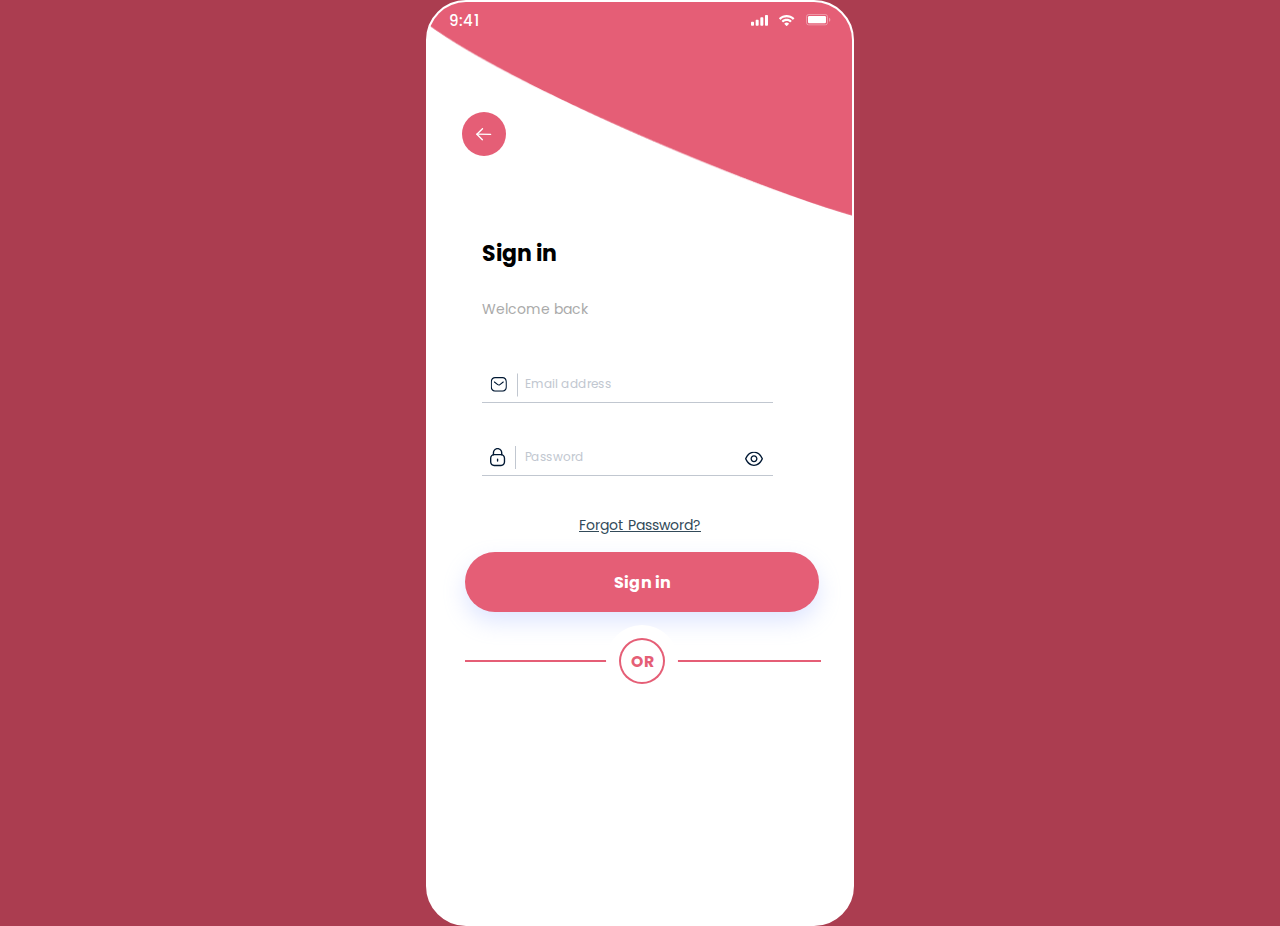
<file: index.html>
<!DOCTYPE html>
<html lang="en">

<head>
    <meta charset="UTF-8">
    <meta http-equiv="X-UA-Compatible" content="IE=edge">
    <meta name="viewport" content="width=device-width, initial-scale=1.0">
    <title>Document</title>
    <link rel="stylesheet" href="style.css">
    <link rel='stylesheet' href='https://cdnjs.cloudflare.com/ajax/libs/font-awesome/6.0.0-beta3/css/all.min.css'
        integrity='sha512-Fo3rlrZj/k7ujTnHg4CGR2D7kSs0v4LLanw2qksYuRlEzO+tcaEPQogQ0KaoGN26/zrn20ImR1DfuLWnOo7aBA=='
        crossorigin='anonymous' />
    <link rel="preconnect" href="https://fonts.googleapis.com">
    <link rel="preconnect" href="https://fonts.gstatic.com" crossorigin>
    <link href="https://fonts.googleapis.com/css2?family=Poppins&display=swap" rel="stylesheet">
</head>

<body>
    <div class="sign_in_page_wrapper">
        <header>
            <div class="top_bar_wrapper">
                <span id="bar_time">9:41</span>
                <div class="right_side_bar">
                    <span>
                        <svg width="17" height="11" viewBox="0 0 17 11" fill="none" xmlns="http://www.w3.org/2000/svg">
                            <path fill-rule="evenodd" clip-rule="evenodd"
                                d="M16 0H15C14.4477 0 14 0.447715 14 1V9.66667C14 10.219 14.4477 10.6667 15 10.6667H16C16.5523 10.6667 17 10.219 17 9.66667V1C17 0.447715 16.5523 0 16 0ZM10.3333 2.33333H11.3333C11.8856 2.33333 12.3333 2.78105 12.3333 3.33333V9.66667C12.3333 10.219 11.8856 10.6667 11.3333 10.6667H10.3333C9.78105 10.6667 9.33333 10.219 9.33333 9.66667V3.33333C9.33333 2.78105 9.78105 2.33333 10.3333 2.33333ZM6.66667 4.66667H5.66667C5.11438 4.66667 4.66667 5.11438 4.66667 5.66667V9.66667C4.66667 10.219 5.11438 10.6667 5.66667 10.6667H6.66667C7.21895 10.6667 7.66667 10.219 7.66667 9.66667V5.66667C7.66667 5.11438 7.21895 4.66667 6.66667 4.66667ZM2 6.66667H1C0.447715 6.66667 0 7.11438 0 7.66667V9.66667C0 10.219 0.447715 10.6667 1 10.6667H2C2.55228 10.6667 3 10.219 3 9.66667V7.66667C3 7.11438 2.55228 6.66667 2 6.66667Z"
                                fill="white" />
                        </svg>

                    </span>
                    <span>
                        <svg width="16" height="11" viewBox="0 0 16 11" fill="none" xmlns="http://www.w3.org/2000/svg">
                            <path fill-rule="evenodd" clip-rule="evenodd"
                                d="M7.66707 2.28448C9.8918 2.28457 12.0315 3.13869 13.6438 4.67028C13.7652 4.78852 13.9593 4.78703 14.0789 4.66693L15.2395 3.4966C15.3 3.43569 15.3338 3.35318 15.3333 3.26733C15.3328 3.18148 15.2981 3.09937 15.2368 3.03917C11.0049 -1.01306 4.32857 -1.01306 0.0966565 3.03917C0.0353544 3.09933 0.000572274 3.18141 6.99859e-06 3.26726C-0.000558277 3.35311 0.0331399 3.43565 0.0936446 3.4966L1.25459 4.66693C1.37409 4.78721 1.56831 4.78871 1.68965 4.67028C3.30221 3.13859 5.44212 2.28447 7.66707 2.28448ZM7.66707 6.09206C8.88942 6.09199 10.0681 6.54594 10.9742 7.36571C11.0968 7.48206 11.2898 7.47954 11.4093 7.36003L12.5685 6.1897C12.6296 6.12831 12.6635 6.04504 12.6626 5.9585C12.6617 5.87196 12.6261 5.78939 12.5639 5.72926C9.8047 3.16485 5.53178 3.16485 2.77262 5.72926C2.7103 5.78939 2.67474 5.87201 2.67392 5.95857C2.6731 6.04513 2.70709 6.1284 2.76827 6.1897L3.92721 7.36003C4.04667 7.47954 4.23972 7.48206 4.36227 7.36571C5.26774 6.54648 6.44553 6.09257 7.66707 6.09206ZM9.98929 8.6539C9.99106 8.74068 9.95692 8.82434 9.89492 8.88514L7.88962 10.9071C7.83084 10.9666 7.75069 11 7.66707 11C7.58345 11 7.5033 10.9666 7.44452 10.9071L5.43888 8.88514C5.37693 8.8243 5.34284 8.7406 5.34468 8.65383C5.34652 8.56705 5.38411 8.48487 5.44859 8.4267C6.72925 7.34443 8.60489 7.34443 9.88555 8.4267C9.94998 8.48492 9.98752 8.56712 9.98929 8.6539Z"
                                fill="white" />
                        </svg>

                    </span>
                    <span>
                        <svg width="25" height="12" viewBox="0 0 25 12" fill="none" xmlns="http://www.w3.org/2000/svg">
                            <rect opacity="0.35" x="0.5" y="0.5" width="21" height="10.3333" rx="2.16667"
                                stroke="white" />
                            <path opacity="0.4"
                                d="M23 3.66669V7.66669C23.8047 7.32791 24.328 6.53982 24.328 5.66669C24.328 4.79355 23.8047 4.00546 23 3.66669Z"
                                fill="white" />
                            <rect x="2" y="2" width="18" height="7.33333" rx="1.33333" fill="white" />
                        </svg>

                    </span>
                </div>
            </div>
            <button id="back_btn">
                <svg width="24" height="24" viewBox="0 0 24 24" fill="none" xmlns="http://www.w3.org/2000/svg">
                    <path
                        d="M19.3297 12.342C19.3254 12.69 19.0632 12.9744 18.7271 13.0158L18.6338 13.0209L4.88481 12.8511C4.50514 12.8464 4.20116 12.5348 4.20586 12.1551C4.21016 11.8071 4.47233 11.5227 4.80844 11.4813L4.9018 11.4762L18.6507 11.646C19.0304 11.6507 19.3344 11.9623 19.3297 12.342Z"
                        fill="white" />
                    <path
                        d="M10.8614 17.2729C11.1271 17.5441 11.1227 17.9794 10.8514 18.2451C10.6049 18.4867 10.2227 18.505 9.95565 18.3025L9.87922 18.2352L4.40204 12.6451C4.15974 12.3978 4.14216 12.0143 4.34618 11.7472L4.41404 11.6708L10.0277 6.21686C10.3 5.95228 10.7353 5.95856 10.9999 6.23089C11.2404 6.47846 11.2571 6.86068 11.0535 7.12692L10.9858 7.20306L5.86763 12.1763L10.8614 17.2729Z"
                        fill="white" />
                </svg>

            </button>
        </header>

        <form action="" id="sign_in_form">
            <div class="form_title">
                <h2>
                    Sign in
                </h2>
                <p>
                    Welcome back
                </p>
            </div>
            <div class="form_body">
                <div class="form_group">
                    <span class="input_helper">
                        <svg width="18" height="18" viewBox="0 0 18 18" fill="none" xmlns="http://www.w3.org/2000/svg">
                            <path fill-rule="evenodd" clip-rule="evenodd"
                                d="M8.8327 10.0986C8.33095 10.0986 7.8307 9.93281 7.4122 9.60131L4.04845 6.88931C3.8062 6.69431 3.7687 6.33956 3.96295 6.09806C4.1587 5.85731 4.5127 5.81906 4.7542 6.01331L8.11495 8.72231C8.5372 9.05681 9.13195 9.05681 9.5572 8.71931L12.8842 6.01481C13.1257 5.81756 13.4797 5.85506 13.6762 6.09656C13.872 6.33731 13.8352 6.69131 13.5945 6.88781L10.2615 9.59681C9.83995 9.93131 9.33595 10.0986 8.8327 10.0986Z"
                                fill="#001833" />
                            <mask id="mask0_2_309" style="mask-type:alpha" maskUnits="userSpaceOnUse" x="0" y="1"
                                width="17" height="16">
                                <path fill-rule="evenodd" clip-rule="evenodd" d="M0.75 1.5H16.8749V16.125H0.75V1.5Z"
                                    fill="white" />
                            </mask>
                            <g mask="url(#mask0_2_309)">
                                <path fill-rule="evenodd" clip-rule="evenodd"
                                    d="M5.12916 15H12.4942C12.4957 14.9985 12.5017 15 12.5062 15C13.3619 15 14.1209 14.694 14.7029 14.1128C15.3787 13.44 15.7499 12.4732 15.7499 11.391V6.24C15.7499 4.14525 14.3804 2.625 12.4942 2.625H5.13066C3.24441 2.625 1.87491 4.14525 1.87491 6.24V11.391C1.87491 12.4732 2.24691 13.44 2.92191 14.1128C3.50391 14.694 4.26366 15 5.11866 15H5.12916ZM5.11641 16.125C3.95916 16.125 2.92566 15.705 2.12766 14.91C1.23891 14.0235 0.749908 12.774 0.749908 11.391V6.24C0.749908 3.53775 2.63316 1.5 5.13066 1.5H12.4942C14.9917 1.5 16.8749 3.53775 16.8749 6.24V11.391C16.8749 12.774 16.3859 14.0235 15.4972 14.91C14.6999 15.7042 13.6657 16.125 12.5062 16.125H12.4942H5.13066H5.11641Z"
                                    fill="#001833" />
                            </g>
                        </svg>

                    </span>
                    <input type="email" placeholder="Email address" name="" id="">
                </div>

                <div class="form_group">
                    <span class="input_helper">
                        <svg width="16" height="19" viewBox="0 0 16 19" fill="none" xmlns="http://www.w3.org/2000/svg">
                            <path fill-rule="evenodd" clip-rule="evenodd"
                                d="M11.7169 7.43413C11.3416 7.43413 11.0369 7.12949 11.0369 6.75413V4.80754C11.0369 2.90719 9.4911 1.36134 7.59074 1.36134H7.57624C6.6578 1.36134 5.79738 1.71494 5.14731 2.35957C4.4927 3.00692 4.13094 3.87097 4.12732 4.79213V6.75413C4.12732 7.12949 3.82268 7.43413 3.44733 7.43413C3.07197 7.43413 2.76733 7.12949 2.76733 6.75413V4.80754C2.77277 3.50196 3.27778 2.29701 4.18897 1.39398C5.10107 0.490045 6.30511 -0.0330952 7.59346 0.00135771C10.2409 0.00135771 12.3969 2.15739 12.3969 4.80754V6.75413C12.3969 7.12949 12.0923 7.43413 11.7169 7.43413Z"
                                fill="#001833" />
                            <path fill-rule="evenodd" clip-rule="evenodd"
                                d="M4.11811 7.36988C2.59674 7.36988 1.36006 8.60655 1.36006 10.1279V14.0166C1.36006 15.5379 2.59674 16.7746 4.11811 16.7746H11.0459C12.5663 16.7746 13.8039 15.5379 13.8039 14.0166V10.1279C13.8039 8.60655 12.5663 7.36988 11.0459 7.36988H4.11811ZM11.0458 18.1344H4.11803C1.84686 18.1344 0 16.2875 0 14.0164V10.1277C0 7.85653 1.84686 6.00967 4.11803 6.00967H11.0458C13.317 6.00967 15.1638 7.85653 15.1638 10.1277V14.0164C15.1638 16.2875 13.317 18.1344 11.0458 18.1344Z"
                                fill="#001833" />
                            <path fill-rule="evenodd" clip-rule="evenodd"
                                d="M7.58118 13.7588C7.20582 13.7588 6.90118 13.4541 6.90118 13.0788V11.0651C6.90118 10.6897 7.20582 10.3851 7.58118 10.3851C7.95653 10.3851 8.26117 10.6897 8.26117 11.0651V13.0788C8.26117 13.4541 7.95653 13.7588 7.58118 13.7588Z"
                                fill="#001833" />
                        </svg>

                    </span>
                    <input type="password" name="" placeholder="Password" id="passToggle">
                    <span class="input_right_helper" onclick="passwordToggle()">
                        <svg width="18" height="15" viewBox="0 0 18 15" fill="none" xmlns="http://www.w3.org/2000/svg">
                            <path fill-rule="evenodd" clip-rule="evenodd"
                                d="M8.99929 5.07663C7.80228 5.07663 6.82937 6.05044 6.82937 7.24745C6.82937 8.44356 7.80228 9.41647 8.99929 9.41647C10.1963 9.41647 11.1701 8.44356 11.1701 7.24745C11.1701 6.05044 10.1963 5.07663 8.99929 5.07663ZM8.99936 10.7666C7.05804 10.7666 5.47943 9.18795 5.47943 7.24754C5.47943 5.30623 7.05804 3.72672 8.99936 3.72672C10.9407 3.72672 12.5202 5.30623 12.5202 7.24754C12.5202 9.18795 10.9407 10.7666 8.99936 10.7666Z"
                                fill="#001833" />
                            <mask id="mask0_2_331" style="mask-type:alpha" maskUnits="userSpaceOnUse" x="0" y="-1"
                                width="18" height="16">
                                <path fill-rule="evenodd" clip-rule="evenodd"
                                    d="M0 -0.000244141H18V14.4944H0V-0.000244141Z" fill="white" />
                            </mask>
                            <g mask="url(#mask0_2_331)">
                                <path fill-rule="evenodd" clip-rule="evenodd"
                                    d="M1.41274 7.24676C3.08675 10.9449 5.90647 13.1436 8.99979 13.1445C12.0931 13.1436 14.9128 10.9449 16.5869 7.24676C14.9128 3.54954 12.0931 1.35082 8.99979 1.34992C5.90737 1.35082 3.08675 3.54954 1.41274 7.24676ZM9.00164 14.4947H8.99804H8.99714C5.27471 14.492 1.93209 11.8829 0.0546754 7.51335C-0.0182251 7.34325 -0.0182251 7.15065 0.0546754 6.98055C1.93209 2.61191 5.27561 0.00279519 8.99714 9.51711e-05C8.99894 -0.000804836 8.99894 -0.000804836 8.99984 9.51711e-05C9.00164 -0.000804836 9.00164 -0.000804836 9.00254 9.51711e-05C12.725 0.00279519 16.0676 2.61191 17.945 6.98055C18.0188 7.15065 18.0188 7.34325 17.945 7.51335C16.0685 11.8829 12.725 14.492 9.00254 14.4947H9.00164Z"
                                    fill="#001833" />
                            </g>
                        </svg>

                    </span>
                </div>
                <div class="form_action">
                    <a href="#">
                        <u>
                            Forgot Password?
                        </u>
                    </a>

                    <div class="action_wrapper">
                        <a href="#" class="sign_in_btn">
                            Sign in
                        </a>

                        <div class="drop_line">
                            <span>
                                OR
                            </span>
                        </div>
                    </div>
                </div>
            </div>
        </form>
    </div>

    <script>
        // bar time function
        barTimeSet();
        function barTimeSet() {
            setInterval(() => {
                let currentTime = new Date().toLocaleTimeString();
                document.getElementById('bar_time').innerHTML = String(currentTime).slice(0, 4);
            }, 1000)
        };


        // password toggle
        function passwordToggle() {
            let toggle = document.getElementById('passToggle');
            if (toggle.type === 'password') {
                toggle.type = 'text'
            } else {
                toggle.type = 'password'
            }
        }

    </script>
</body>

</html>
</file>
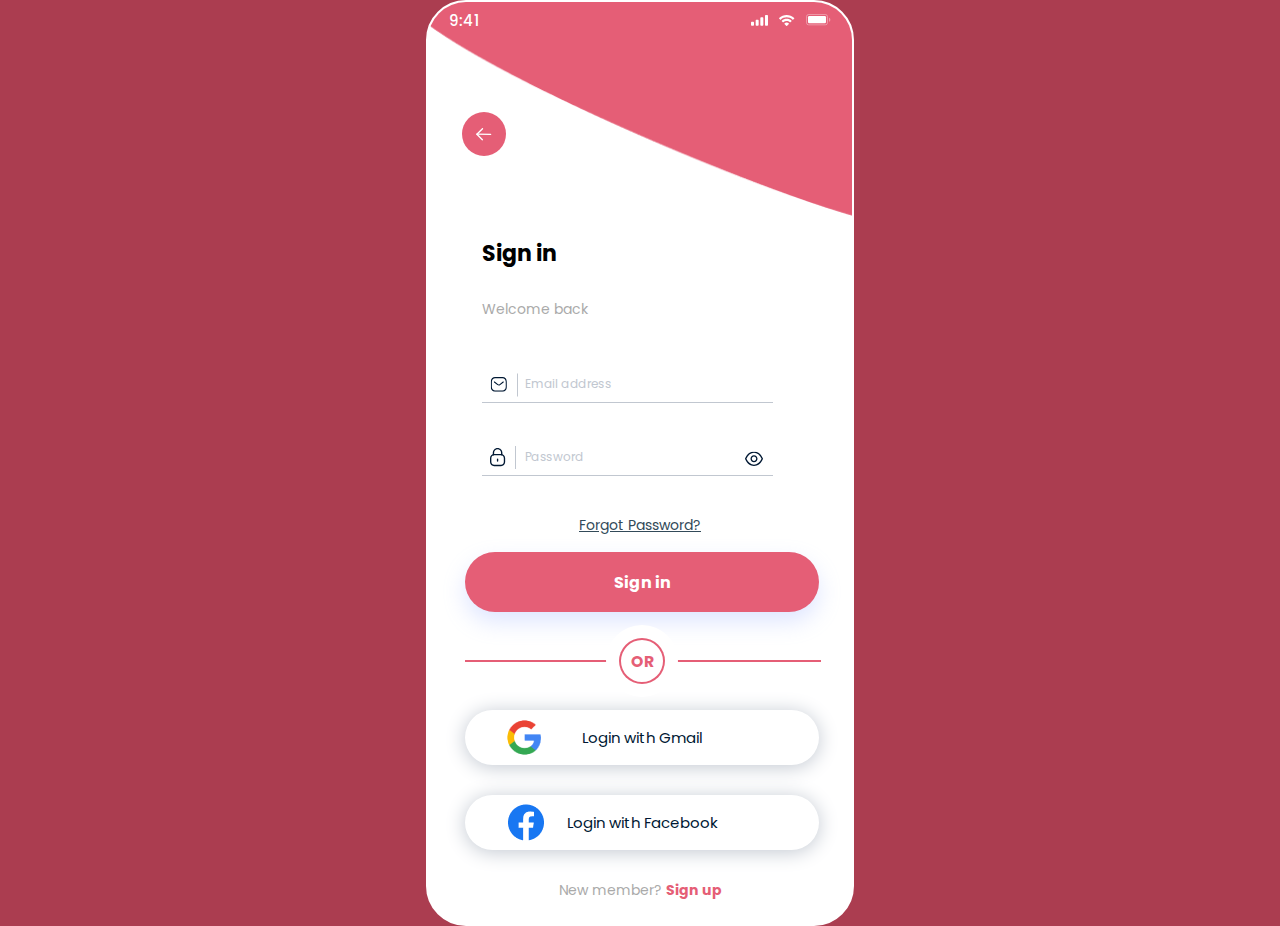
<file: sign_in.html>
<!DOCTYPE html>
<html lang="en">

<head>
    <meta charset="UTF-8">
    <meta http-equiv="X-UA-Compatible" content="IE=edge">
    <meta name="viewport" content="width=device-width, initial-scale=1.0">
    <title>Document</title>
    <link rel="stylesheet" href="style.css">
    <link rel='stylesheet' href='https://cdnjs.cloudflare.com/ajax/libs/font-awesome/6.0.0-beta3/css/all.min.css'
        integrity='sha512-Fo3rlrZj/k7ujTnHg4CGR2D7kSs0v4LLanw2qksYuRlEzO+tcaEPQogQ0KaoGN26/zrn20ImR1DfuLWnOo7aBA=='
        crossorigin='anonymous' />
    <link rel="preconnect" href="https://fonts.googleapis.com">
    <link rel="preconnect" href="https://fonts.gstatic.com" crossorigin>
    <link href="https://fonts.googleapis.com/css2?family=Poppins&display=swap" rel="stylesheet">
</head>

<body>
    <div class="sign_in_page_wrapper">
        <header>
            <div class="top_bar_wrapper">
                <span id="bar_time">9:41</span>
                <div class="right_side_bar">
                    <span>
                        <svg width="17" height="11" viewBox="0 0 17 11" fill="none" xmlns="http://www.w3.org/2000/svg">
                            <path fill-rule="evenodd" clip-rule="evenodd"
                                d="M16 0H15C14.4477 0 14 0.447715 14 1V9.66667C14 10.219 14.4477 10.6667 15 10.6667H16C16.5523 10.6667 17 10.219 17 9.66667V1C17 0.447715 16.5523 0 16 0ZM10.3333 2.33333H11.3333C11.8856 2.33333 12.3333 2.78105 12.3333 3.33333V9.66667C12.3333 10.219 11.8856 10.6667 11.3333 10.6667H10.3333C9.78105 10.6667 9.33333 10.219 9.33333 9.66667V3.33333C9.33333 2.78105 9.78105 2.33333 10.3333 2.33333ZM6.66667 4.66667H5.66667C5.11438 4.66667 4.66667 5.11438 4.66667 5.66667V9.66667C4.66667 10.219 5.11438 10.6667 5.66667 10.6667H6.66667C7.21895 10.6667 7.66667 10.219 7.66667 9.66667V5.66667C7.66667 5.11438 7.21895 4.66667 6.66667 4.66667ZM2 6.66667H1C0.447715 6.66667 0 7.11438 0 7.66667V9.66667C0 10.219 0.447715 10.6667 1 10.6667H2C2.55228 10.6667 3 10.219 3 9.66667V7.66667C3 7.11438 2.55228 6.66667 2 6.66667Z"
                                fill="white" />
                        </svg>

                    </span>
                    <span>
                        <svg width="16" height="11" viewBox="0 0 16 11" fill="none" xmlns="http://www.w3.org/2000/svg">
                            <path fill-rule="evenodd" clip-rule="evenodd"
                                d="M7.66707 2.28448C9.8918 2.28457 12.0315 3.13869 13.6438 4.67028C13.7652 4.78852 13.9593 4.78703 14.0789 4.66693L15.2395 3.4966C15.3 3.43569 15.3338 3.35318 15.3333 3.26733C15.3328 3.18148 15.2981 3.09937 15.2368 3.03917C11.0049 -1.01306 4.32857 -1.01306 0.0966565 3.03917C0.0353544 3.09933 0.000572274 3.18141 6.99859e-06 3.26726C-0.000558277 3.35311 0.0331399 3.43565 0.0936446 3.4966L1.25459 4.66693C1.37409 4.78721 1.56831 4.78871 1.68965 4.67028C3.30221 3.13859 5.44212 2.28447 7.66707 2.28448ZM7.66707 6.09206C8.88942 6.09199 10.0681 6.54594 10.9742 7.36571C11.0968 7.48206 11.2898 7.47954 11.4093 7.36003L12.5685 6.1897C12.6296 6.12831 12.6635 6.04504 12.6626 5.9585C12.6617 5.87196 12.6261 5.78939 12.5639 5.72926C9.8047 3.16485 5.53178 3.16485 2.77262 5.72926C2.7103 5.78939 2.67474 5.87201 2.67392 5.95857C2.6731 6.04513 2.70709 6.1284 2.76827 6.1897L3.92721 7.36003C4.04667 7.47954 4.23972 7.48206 4.36227 7.36571C5.26774 6.54648 6.44553 6.09257 7.66707 6.09206ZM9.98929 8.6539C9.99106 8.74068 9.95692 8.82434 9.89492 8.88514L7.88962 10.9071C7.83084 10.9666 7.75069 11 7.66707 11C7.58345 11 7.5033 10.9666 7.44452 10.9071L5.43888 8.88514C5.37693 8.8243 5.34284 8.7406 5.34468 8.65383C5.34652 8.56705 5.38411 8.48487 5.44859 8.4267C6.72925 7.34443 8.60489 7.34443 9.88555 8.4267C9.94998 8.48492 9.98752 8.56712 9.98929 8.6539Z"
                                fill="white" />
                        </svg>

                    </span>
                    <span>
                        <svg width="25" height="12" viewBox="0 0 25 12" fill="none" xmlns="http://www.w3.org/2000/svg">
                            <rect opacity="0.35" x="0.5" y="0.5" width="21" height="10.3333" rx="2.16667"
                                stroke="white" />
                            <path opacity="0.4"
                                d="M23 3.66669V7.66669C23.8047 7.32791 24.328 6.53982 24.328 5.66669C24.328 4.79355 23.8047 4.00546 23 3.66669Z"
                                fill="white" />
                            <rect x="2" y="2" width="18" height="7.33333" rx="1.33333" fill="white" />
                        </svg>

                    </span>
                </div>
            </div>
            <button id="back_btn">
                <svg width="24" height="24" viewBox="0 0 24 24" fill="none" xmlns="http://www.w3.org/2000/svg">
                    <path
                        d="M19.3297 12.342C19.3254 12.69 19.0632 12.9744 18.7271 13.0158L18.6338 13.0209L4.88481 12.8511C4.50514 12.8464 4.20116 12.5348 4.20586 12.1551C4.21016 11.8071 4.47233 11.5227 4.80844 11.4813L4.9018 11.4762L18.6507 11.646C19.0304 11.6507 19.3344 11.9623 19.3297 12.342Z"
                        fill="white" />
                    <path
                        d="M10.8614 17.2729C11.1271 17.5441 11.1227 17.9794 10.8514 18.2451C10.6049 18.4867 10.2227 18.505 9.95565 18.3025L9.87922 18.2352L4.40204 12.6451C4.15974 12.3978 4.14216 12.0143 4.34618 11.7472L4.41404 11.6708L10.0277 6.21686C10.3 5.95228 10.7353 5.95856 10.9999 6.23089C11.2404 6.47846 11.2571 6.86068 11.0535 7.12692L10.9858 7.20306L5.86763 12.1763L10.8614 17.2729Z"
                        fill="white" />
                </svg>

            </button>
        </header>

        <form action="" id="sign_in_form">
            <div class="form_title">
                <h2>
                    Sign in
                </h2>
                <p>
                    Welcome back
                </p>
            </div>
            <div class="form_body">
                <div class="form_group">
                    <span class="input_helper">
                        <svg width="18" height="18" viewBox="0 0 18 18" fill="none" xmlns="http://www.w3.org/2000/svg">
                            <path fill-rule="evenodd" clip-rule="evenodd"
                                d="M8.8327 10.0986C8.33095 10.0986 7.8307 9.93281 7.4122 9.60131L4.04845 6.88931C3.8062 6.69431 3.7687 6.33956 3.96295 6.09806C4.1587 5.85731 4.5127 5.81906 4.7542 6.01331L8.11495 8.72231C8.5372 9.05681 9.13195 9.05681 9.5572 8.71931L12.8842 6.01481C13.1257 5.81756 13.4797 5.85506 13.6762 6.09656C13.872 6.33731 13.8352 6.69131 13.5945 6.88781L10.2615 9.59681C9.83995 9.93131 9.33595 10.0986 8.8327 10.0986Z"
                                fill="#001833" />
                            <mask id="mask0_2_309" style="mask-type:alpha" maskUnits="userSpaceOnUse" x="0" y="1"
                                width="17" height="16">
                                <path fill-rule="evenodd" clip-rule="evenodd" d="M0.75 1.5H16.8749V16.125H0.75V1.5Z"
                                    fill="white" />
                            </mask>
                            <g mask="url(#mask0_2_309)">
                                <path fill-rule="evenodd" clip-rule="evenodd"
                                    d="M5.12916 15H12.4942C12.4957 14.9985 12.5017 15 12.5062 15C13.3619 15 14.1209 14.694 14.7029 14.1128C15.3787 13.44 15.7499 12.4732 15.7499 11.391V6.24C15.7499 4.14525 14.3804 2.625 12.4942 2.625H5.13066C3.24441 2.625 1.87491 4.14525 1.87491 6.24V11.391C1.87491 12.4732 2.24691 13.44 2.92191 14.1128C3.50391 14.694 4.26366 15 5.11866 15H5.12916ZM5.11641 16.125C3.95916 16.125 2.92566 15.705 2.12766 14.91C1.23891 14.0235 0.749908 12.774 0.749908 11.391V6.24C0.749908 3.53775 2.63316 1.5 5.13066 1.5H12.4942C14.9917 1.5 16.8749 3.53775 16.8749 6.24V11.391C16.8749 12.774 16.3859 14.0235 15.4972 14.91C14.6999 15.7042 13.6657 16.125 12.5062 16.125H12.4942H5.13066H5.11641Z"
                                    fill="#001833" />
                            </g>
                        </svg>

                    </span>
                    <input type="email" placeholder="Email address" name="" id="">
                </div>

                <div class="form_group">
                    <span class="input_helper">
                        <svg width="16" height="19" viewBox="0 0 16 19" fill="none" xmlns="http://www.w3.org/2000/svg">
                            <path fill-rule="evenodd" clip-rule="evenodd"
                                d="M11.7169 7.43413C11.3416 7.43413 11.0369 7.12949 11.0369 6.75413V4.80754C11.0369 2.90719 9.4911 1.36134 7.59074 1.36134H7.57624C6.6578 1.36134 5.79738 1.71494 5.14731 2.35957C4.4927 3.00692 4.13094 3.87097 4.12732 4.79213V6.75413C4.12732 7.12949 3.82268 7.43413 3.44733 7.43413C3.07197 7.43413 2.76733 7.12949 2.76733 6.75413V4.80754C2.77277 3.50196 3.27778 2.29701 4.18897 1.39398C5.10107 0.490045 6.30511 -0.0330952 7.59346 0.00135771C10.2409 0.00135771 12.3969 2.15739 12.3969 4.80754V6.75413C12.3969 7.12949 12.0923 7.43413 11.7169 7.43413Z"
                                fill="#001833" />
                            <path fill-rule="evenodd" clip-rule="evenodd"
                                d="M4.11811 7.36988C2.59674 7.36988 1.36006 8.60655 1.36006 10.1279V14.0166C1.36006 15.5379 2.59674 16.7746 4.11811 16.7746H11.0459C12.5663 16.7746 13.8039 15.5379 13.8039 14.0166V10.1279C13.8039 8.60655 12.5663 7.36988 11.0459 7.36988H4.11811ZM11.0458 18.1344H4.11803C1.84686 18.1344 0 16.2875 0 14.0164V10.1277C0 7.85653 1.84686 6.00967 4.11803 6.00967H11.0458C13.317 6.00967 15.1638 7.85653 15.1638 10.1277V14.0164C15.1638 16.2875 13.317 18.1344 11.0458 18.1344Z"
                                fill="#001833" />
                            <path fill-rule="evenodd" clip-rule="evenodd"
                                d="M7.58118 13.7588C7.20582 13.7588 6.90118 13.4541 6.90118 13.0788V11.0651C6.90118 10.6897 7.20582 10.3851 7.58118 10.3851C7.95653 10.3851 8.26117 10.6897 8.26117 11.0651V13.0788C8.26117 13.4541 7.95653 13.7588 7.58118 13.7588Z"
                                fill="#001833" />
                        </svg>

                    </span>
                    <input type="password" name="" placeholder="Password" id="passToggle">
                    <span class="input_right_helper" onclick="passwordToggle()">
                        <svg width="18" height="15" viewBox="0 0 18 15" fill="none" xmlns="http://www.w3.org/2000/svg">
                            <path fill-rule="evenodd" clip-rule="evenodd"
                                d="M8.99929 5.07663C7.80228 5.07663 6.82937 6.05044 6.82937 7.24745C6.82937 8.44356 7.80228 9.41647 8.99929 9.41647C10.1963 9.41647 11.1701 8.44356 11.1701 7.24745C11.1701 6.05044 10.1963 5.07663 8.99929 5.07663ZM8.99936 10.7666C7.05804 10.7666 5.47943 9.18795 5.47943 7.24754C5.47943 5.30623 7.05804 3.72672 8.99936 3.72672C10.9407 3.72672 12.5202 5.30623 12.5202 7.24754C12.5202 9.18795 10.9407 10.7666 8.99936 10.7666Z"
                                fill="#001833" />
                            <mask id="mask0_2_331" style="mask-type:alpha" maskUnits="userSpaceOnUse" x="0" y="-1"
                                width="18" height="16">
                                <path fill-rule="evenodd" clip-rule="evenodd"
                                    d="M0 -0.000244141H18V14.4944H0V-0.000244141Z" fill="white" />
                            </mask>
                            <g mask="url(#mask0_2_331)">
                                <path fill-rule="evenodd" clip-rule="evenodd"
                                    d="M1.41274 7.24676C3.08675 10.9449 5.90647 13.1436 8.99979 13.1445C12.0931 13.1436 14.9128 10.9449 16.5869 7.24676C14.9128 3.54954 12.0931 1.35082 8.99979 1.34992C5.90737 1.35082 3.08675 3.54954 1.41274 7.24676ZM9.00164 14.4947H8.99804H8.99714C5.27471 14.492 1.93209 11.8829 0.0546754 7.51335C-0.0182251 7.34325 -0.0182251 7.15065 0.0546754 6.98055C1.93209 2.61191 5.27561 0.00279519 8.99714 9.51711e-05C8.99894 -0.000804836 8.99894 -0.000804836 8.99984 9.51711e-05C9.00164 -0.000804836 9.00164 -0.000804836 9.00254 9.51711e-05C12.725 0.00279519 16.0676 2.61191 17.945 6.98055C18.0188 7.15065 18.0188 7.34325 17.945 7.51335C16.0685 11.8829 12.725 14.492 9.00254 14.4947H9.00164Z"
                                    fill="#001833" />
                            </g>
                        </svg>

                    </span>
                </div>
                <div class="form_action">
                    <a href="#">
                        <u>
                            Forgot Password?
                        </u>
                    </a>

                    <div class="action_wrapper">
                        <a href="#" class="sign_in_btn">
                            Sign in
                        </a>

                        <div class="drop_line">
                            <span>
                                OR
                            </span>
                        </div>

                        <a href="#" class="social_sign_btn">
                            <img src="./img/Google-removebg-preview 1.png" alt=""> Login with Gmail
                        </a>
                        <a href="#" class="social_sign_btn fb_sign">
                            <img src="./img/Facebook.png" alt=""> Login with Facebook
                        </a>
                    </div>
                </div>
            </div>
            <div class="form_footer">
                <p>
                    New member? <a href="#">Sign up</a>
                </p>
            </div>
        </form>
    </div>

    <script>
        // bar time function
        barTimeSet();
        function barTimeSet() {
            setInterval(() => {
                let currentTime = new Date().toLocaleTimeString();
                document.getElementById('bar_time').innerHTML = String(currentTime);
            }, 1000)
        };


        // password toggle
        function passwordToggle() {
            let toggle = document.getElementById('passToggle');
            if (toggle.type === 'password') {
                toggle.type = 'text'
            } else {
                toggle.type = 'password'
            }
        }

    </script>
</body>

</html>
</file>
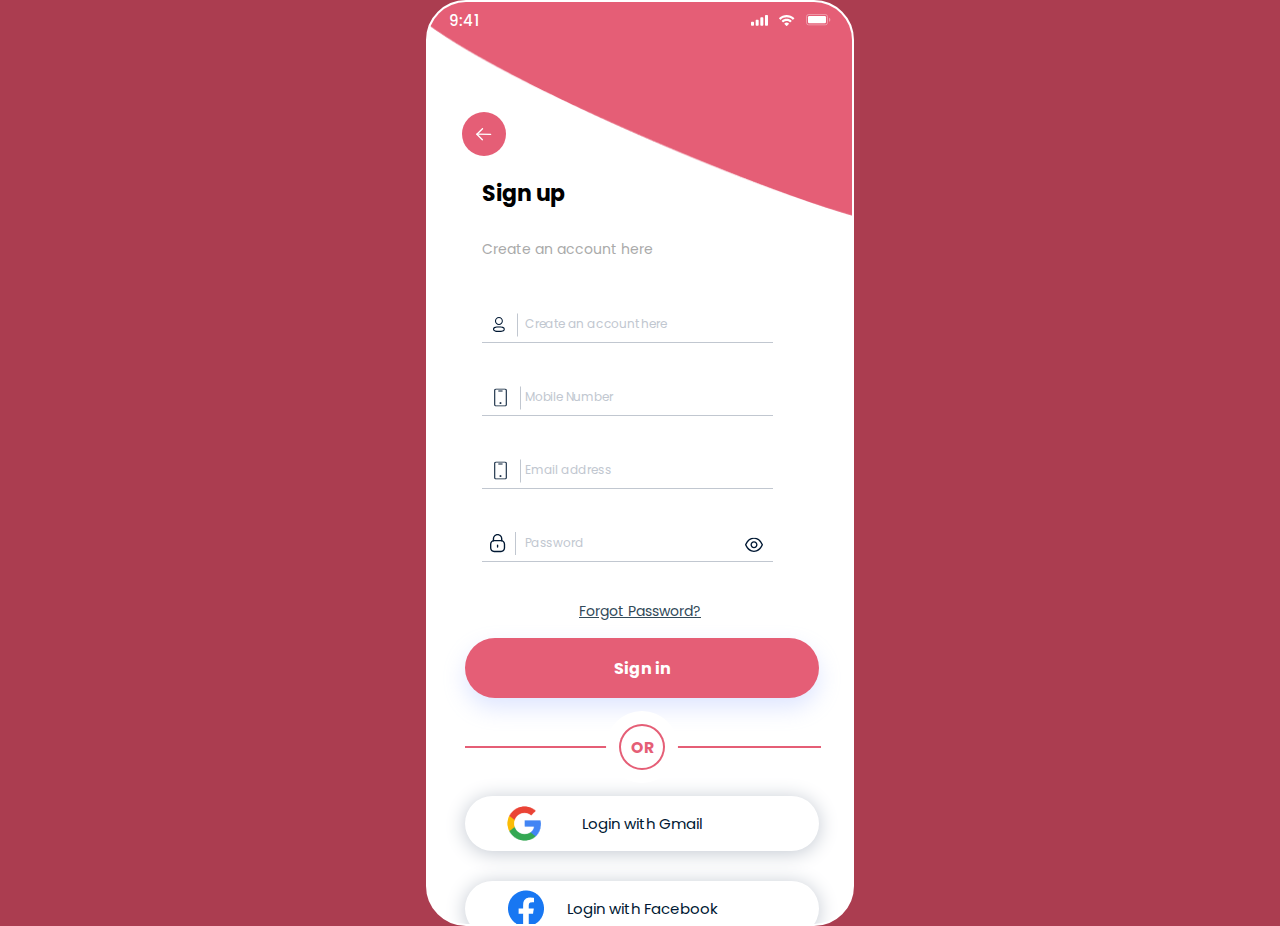
<file: sign_up.html>
<!DOCTYPE html>
<html lang="en">

<head>
    <meta charset="UTF-8">
    <meta http-equiv="X-UA-Compatible" content="IE=edge">
    <meta name="viewport" content="width=device-width, initial-scale=1.0">
    <title>Sign up</title>
    <link rel="stylesheet" href="style.css">
    <link rel='stylesheet' href='https://cdnjs.cloudflare.com/ajax/libs/font-awesome/6.0.0-beta3/css/all.min.css'
        integrity='sha512-Fo3rlrZj/k7ujTnHg4CGR2D7kSs0v4LLanw2qksYuRlEzO+tcaEPQogQ0KaoGN26/zrn20ImR1DfuLWnOo7aBA=='
        crossorigin='anonymous' />
    <link rel="preconnect" href="https://fonts.googleapis.com">
    <link rel="preconnect" href="https://fonts.gstatic.com" crossorigin>
    <link href="https://fonts.googleapis.com/css2?family=Poppins&display=swap" rel="stylesheet">
</head>

<body>
    <div class="sign_in_page_wrapper">
        <header>
            <div class="top_bar_wrapper">
                <span id="bar_time">9:41</span>
                <div class="right_side_bar">
                    <span>
                        <svg width="17" height="11" viewBox="0 0 17 11" fill="none" xmlns="http://www.w3.org/2000/svg">
                            <path fill-rule="evenodd" clip-rule="evenodd"
                                d="M16 0H15C14.4477 0 14 0.447715 14 1V9.66667C14 10.219 14.4477 10.6667 15 10.6667H16C16.5523 10.6667 17 10.219 17 9.66667V1C17 0.447715 16.5523 0 16 0ZM10.3333 2.33333H11.3333C11.8856 2.33333 12.3333 2.78105 12.3333 3.33333V9.66667C12.3333 10.219 11.8856 10.6667 11.3333 10.6667H10.3333C9.78105 10.6667 9.33333 10.219 9.33333 9.66667V3.33333C9.33333 2.78105 9.78105 2.33333 10.3333 2.33333ZM6.66667 4.66667H5.66667C5.11438 4.66667 4.66667 5.11438 4.66667 5.66667V9.66667C4.66667 10.219 5.11438 10.6667 5.66667 10.6667H6.66667C7.21895 10.6667 7.66667 10.219 7.66667 9.66667V5.66667C7.66667 5.11438 7.21895 4.66667 6.66667 4.66667ZM2 6.66667H1C0.447715 6.66667 0 7.11438 0 7.66667V9.66667C0 10.219 0.447715 10.6667 1 10.6667H2C2.55228 10.6667 3 10.219 3 9.66667V7.66667C3 7.11438 2.55228 6.66667 2 6.66667Z"
                                fill="white" />
                        </svg>

                    </span>
                    <span>
                        <svg width="16" height="11" viewBox="0 0 16 11" fill="none" xmlns="http://www.w3.org/2000/svg">
                            <path fill-rule="evenodd" clip-rule="evenodd"
                                d="M7.66707 2.28448C9.8918 2.28457 12.0315 3.13869 13.6438 4.67028C13.7652 4.78852 13.9593 4.78703 14.0789 4.66693L15.2395 3.4966C15.3 3.43569 15.3338 3.35318 15.3333 3.26733C15.3328 3.18148 15.2981 3.09937 15.2368 3.03917C11.0049 -1.01306 4.32857 -1.01306 0.0966565 3.03917C0.0353544 3.09933 0.000572274 3.18141 6.99859e-06 3.26726C-0.000558277 3.35311 0.0331399 3.43565 0.0936446 3.4966L1.25459 4.66693C1.37409 4.78721 1.56831 4.78871 1.68965 4.67028C3.30221 3.13859 5.44212 2.28447 7.66707 2.28448ZM7.66707 6.09206C8.88942 6.09199 10.0681 6.54594 10.9742 7.36571C11.0968 7.48206 11.2898 7.47954 11.4093 7.36003L12.5685 6.1897C12.6296 6.12831 12.6635 6.04504 12.6626 5.9585C12.6617 5.87196 12.6261 5.78939 12.5639 5.72926C9.8047 3.16485 5.53178 3.16485 2.77262 5.72926C2.7103 5.78939 2.67474 5.87201 2.67392 5.95857C2.6731 6.04513 2.70709 6.1284 2.76827 6.1897L3.92721 7.36003C4.04667 7.47954 4.23972 7.48206 4.36227 7.36571C5.26774 6.54648 6.44553 6.09257 7.66707 6.09206ZM9.98929 8.6539C9.99106 8.74068 9.95692 8.82434 9.89492 8.88514L7.88962 10.9071C7.83084 10.9666 7.75069 11 7.66707 11C7.58345 11 7.5033 10.9666 7.44452 10.9071L5.43888 8.88514C5.37693 8.8243 5.34284 8.7406 5.34468 8.65383C5.34652 8.56705 5.38411 8.48487 5.44859 8.4267C6.72925 7.34443 8.60489 7.34443 9.88555 8.4267C9.94998 8.48492 9.98752 8.56712 9.98929 8.6539Z"
                                fill="white" />
                        </svg>

                    </span>
                    <span>
                        <svg width="25" height="12" viewBox="0 0 25 12" fill="none" xmlns="http://www.w3.org/2000/svg">
                            <rect opacity="0.35" x="0.5" y="0.5" width="21" height="10.3333" rx="2.16667"
                                stroke="white" />
                            <path opacity="0.4"
                                d="M23 3.66669V7.66669C23.8047 7.32791 24.328 6.53982 24.328 5.66669C24.328 4.79355 23.8047 4.00546 23 3.66669Z"
                                fill="white" />
                            <rect x="2" y="2" width="18" height="7.33333" rx="1.33333" fill="white" />
                        </svg>

                    </span>
                </div>
            </div>
            <button id="back_btn">
                <svg width="24" height="24" viewBox="0 0 24 24" fill="none" xmlns="http://www.w3.org/2000/svg">
                    <path
                        d="M19.3297 12.342C19.3254 12.69 19.0632 12.9744 18.7271 13.0158L18.6338 13.0209L4.88481 12.8511C4.50514 12.8464 4.20116 12.5348 4.20586 12.1551C4.21016 11.8071 4.47233 11.5227 4.80844 11.4813L4.9018 11.4762L18.6507 11.646C19.0304 11.6507 19.3344 11.9623 19.3297 12.342Z"
                        fill="white" />
                    <path
                        d="M10.8614 17.2729C11.1271 17.5441 11.1227 17.9794 10.8514 18.2451C10.6049 18.4867 10.2227 18.505 9.95565 18.3025L9.87922 18.2352L4.40204 12.6451C4.15974 12.3978 4.14216 12.0143 4.34618 11.7472L4.41404 11.6708L10.0277 6.21686C10.3 5.95228 10.7353 5.95856 10.9999 6.23089C11.2404 6.47846 11.2571 6.86068 11.0535 7.12692L10.9858 7.20306L5.86763 12.1763L10.8614 17.2729Z"
                        fill="white" />
                </svg>

            </button>
        </header>

        <form action="" id="sign_in_form" style="margin-top: -120px">
            <div class="form_title">
                <h2>
                    Sign up
                </h2>
                <p>
                    Create an account here
                </p>
            </div>
            <div class="form_body">
                <div class="form_group">
                    <span class="input_helper">
                        <svg width="18" height="18" viewBox="0 0 18 18" fill="none" xmlns="http://www.w3.org/2000/svg">
                            <mask id="mask0_2_231" style="mask-type:alpha" maskUnits="userSpaceOnUse" x="3" y="10"
                                width="12" height="7">
                                <path fill-rule="evenodd" clip-rule="evenodd" d="M3 10.8721H14.8799V16.4026H3V10.8721Z"
                                    fill="white" />
                            </mask>
                            <g mask="url(#mask0_2_231)">
                                <path fill-rule="evenodd" clip-rule="evenodd"
                                    d="M8.94066 11.9971C5.74491 11.9971 4.12491 12.5461 4.12491 13.6298C4.12491 14.7233 5.74491 15.2776 8.94066 15.2776C12.1357 15.2776 13.7549 14.7286 13.7549 13.6448C13.7549 12.5513 12.1357 11.9971 8.94066 11.9971ZM8.94066 16.4026C7.47141 16.4026 2.99991 16.4026 2.99991 13.6298C2.99991 11.1578 6.39066 10.8721 8.94066 10.8721C10.4099 10.8721 14.8799 10.8721 14.8799 13.6448C14.8799 16.1168 11.4899 16.4026 8.94066 16.4026Z"
                                    fill="#001833" />
                            </g>
                            <mask id="mask1_2_231" style="mask-type:alpha" maskUnits="userSpaceOnUse" x="4" y="1"
                                width="9" height="9">
                                <path fill-rule="evenodd" clip-rule="evenodd"
                                    d="M4.9574 1.50012H12.9224V9.46407H4.9574V1.50012Z" fill="white" />
                            </mask>
                            <g mask="url(#mask1_2_231)">
                                <path fill-rule="evenodd" clip-rule="evenodd"
                                    d="M8.94068 2.57082C7.33493 2.57082 6.02843 3.87657 6.02843 5.48232C6.02318 7.08282 7.31993 8.38782 8.91893 8.39382L8.94068 8.92932V8.39382C10.5457 8.39382 11.8514 7.08732 11.8514 5.48232C11.8514 3.87657 10.5457 2.57082 8.94068 2.57082ZM8.94067 9.46407H8.91667C6.72517 9.45732 4.94992 7.67007 4.95742 5.48007C4.95742 3.28632 6.74392 1.49982 8.94067 1.49982C11.1367 1.49982 12.9224 3.28632 12.9224 5.48232C12.9224 7.67832 11.1367 9.46407 8.94067 9.46407Z"
                                    fill="#001833" />
                            </g>
                        </svg>


                    </span>
                    <input type="text" placeholder="Create an account here" name="" id="">
                </div>


                <div class="form_group">
                    <span class="input_helper">
                        <svg width="21" height="18" viewBox="0 0 21 18" fill="none" xmlns="http://www.w3.org/2000/svg">
                            <path
                                d="M8.81249 2H12.0609C12.5098 2 12.873 2.2013 12.873 2.45C12.873 2.6987 12.5098 2.9 12.0609 2.9H8.81249C8.36367 2.9 8.00038 2.6987 8.00038 2.45C8.00038 2.2013 8.36367 2 8.81249 2Z"
                                fill="#001833" />
                            <path
                                d="M6.30054 0H14.7005C15.8583 0 16.8005 0.807609 16.8005 1.8V16.2C16.8005 17.1924 15.8583 18 14.7005 18H6.30054C5.14275 18 4.20054 17.1924 4.20054 16.2V1.8C4.20054 0.807609 5.14275 0 6.30054 0ZM5.25054 16.2C5.25054 16.6971 5.72058 17.1 6.30054 17.1H14.7005C15.2805 17.1 15.7505 16.6971 15.7505 16.2V1.8C15.7505 1.30289 15.2805 0.9 14.7005 0.9H6.30054C5.72058 0.9 5.25054 1.30289 5.25054 1.8V16.2Z"
                                fill="#001833" />
                            <path
                                d="M10.5008 15.4997C9.92088 15.4997 9.45078 15.0968 9.45078 14.5997C9.45078 14.1027 9.92088 13.6997 10.5008 13.6997C11.0807 13.6997 11.5508 14.1027 11.5508 14.5997C11.5508 15.0968 11.0807 15.4997 10.5008 15.4997Z"
                                fill="#001833" />
                        </svg>
                    </span>
                    <input type="number" placeholder="Mobile Number" name="" id="">
                </div>

                <div class="form_group">
                    <span class="input_helper">
                        <svg width="21" height="18" viewBox="0 0 21 18" fill="none" xmlns="http://www.w3.org/2000/svg">
                            <path
                                d="M8.81249 2H12.0609C12.5098 2 12.873 2.2013 12.873 2.45C12.873 2.6987 12.5098 2.9 12.0609 2.9H8.81249C8.36367 2.9 8.00038 2.6987 8.00038 2.45C8.00038 2.2013 8.36367 2 8.81249 2Z"
                                fill="#001833" />
                            <path
                                d="M6.30054 0H14.7005C15.8583 0 16.8005 0.807609 16.8005 1.8V16.2C16.8005 17.1924 15.8583 18 14.7005 18H6.30054C5.14275 18 4.20054 17.1924 4.20054 16.2V1.8C4.20054 0.807609 5.14275 0 6.30054 0ZM5.25054 16.2C5.25054 16.6971 5.72058 17.1 6.30054 17.1H14.7005C15.2805 17.1 15.7505 16.6971 15.7505 16.2V1.8C15.7505 1.30289 15.2805 0.9 14.7005 0.9H6.30054C5.72058 0.9 5.25054 1.30289 5.25054 1.8V16.2Z"
                                fill="#001833" />
                            <path
                                d="M10.5008 15.4997C9.92088 15.4997 9.45078 15.0968 9.45078 14.5997C9.45078 14.1027 9.92088 13.6997 10.5008 13.6997C11.0807 13.6997 11.5508 14.1027 11.5508 14.5997C11.5508 15.0968 11.0807 15.4997 10.5008 15.4997Z"
                                fill="#001833" />
                        </svg>
                    </span>
                    <input type="email" placeholder="Email address" name="" id="">
                </div>
                <div class="form_group">
                    <span class="input_helper">
                        <svg width="16" height="19" viewBox="0 0 16 19" fill="none" xmlns="http://www.w3.org/2000/svg">
                            <path fill-rule="evenodd" clip-rule="evenodd"
                                d="M11.7169 7.43413C11.3416 7.43413 11.0369 7.12949 11.0369 6.75413V4.80754C11.0369 2.90719 9.4911 1.36134 7.59074 1.36134H7.57624C6.6578 1.36134 5.79738 1.71494 5.14731 2.35957C4.4927 3.00692 4.13094 3.87097 4.12732 4.79213V6.75413C4.12732 7.12949 3.82268 7.43413 3.44733 7.43413C3.07197 7.43413 2.76733 7.12949 2.76733 6.75413V4.80754C2.77277 3.50196 3.27778 2.29701 4.18897 1.39398C5.10107 0.490045 6.30511 -0.0330952 7.59346 0.00135771C10.2409 0.00135771 12.3969 2.15739 12.3969 4.80754V6.75413C12.3969 7.12949 12.0923 7.43413 11.7169 7.43413Z"
                                fill="#001833" />
                            <path fill-rule="evenodd" clip-rule="evenodd"
                                d="M4.11811 7.36988C2.59674 7.36988 1.36006 8.60655 1.36006 10.1279V14.0166C1.36006 15.5379 2.59674 16.7746 4.11811 16.7746H11.0459C12.5663 16.7746 13.8039 15.5379 13.8039 14.0166V10.1279C13.8039 8.60655 12.5663 7.36988 11.0459 7.36988H4.11811ZM11.0458 18.1344H4.11803C1.84686 18.1344 0 16.2875 0 14.0164V10.1277C0 7.85653 1.84686 6.00967 4.11803 6.00967H11.0458C13.317 6.00967 15.1638 7.85653 15.1638 10.1277V14.0164C15.1638 16.2875 13.317 18.1344 11.0458 18.1344Z"
                                fill="#001833" />
                            <path fill-rule="evenodd" clip-rule="evenodd"
                                d="M7.58118 13.7588C7.20582 13.7588 6.90118 13.4541 6.90118 13.0788V11.0651C6.90118 10.6897 7.20582 10.3851 7.58118 10.3851C7.95653 10.3851 8.26117 10.6897 8.26117 11.0651V13.0788C8.26117 13.4541 7.95653 13.7588 7.58118 13.7588Z"
                                fill="#001833" />
                        </svg>

                    </span>
                    <input type="password" name="" placeholder="Password" id="passToggle">
                    <span class="input_right_helper" onclick="passwordToggle()">
                        <svg width="18" height="15" viewBox="0 0 18 15" fill="none" xmlns="http://www.w3.org/2000/svg">
                            <path fill-rule="evenodd" clip-rule="evenodd"
                                d="M8.99929 5.07663C7.80228 5.07663 6.82937 6.05044 6.82937 7.24745C6.82937 8.44356 7.80228 9.41647 8.99929 9.41647C10.1963 9.41647 11.1701 8.44356 11.1701 7.24745C11.1701 6.05044 10.1963 5.07663 8.99929 5.07663ZM8.99936 10.7666C7.05804 10.7666 5.47943 9.18795 5.47943 7.24754C5.47943 5.30623 7.05804 3.72672 8.99936 3.72672C10.9407 3.72672 12.5202 5.30623 12.5202 7.24754C12.5202 9.18795 10.9407 10.7666 8.99936 10.7666Z"
                                fill="#001833" />
                            <mask id="mask0_2_331" style="mask-type:alpha" maskUnits="userSpaceOnUse" x="0" y="-1"
                                width="18" height="16">
                                <path fill-rule="evenodd" clip-rule="evenodd"
                                    d="M0 -0.000244141H18V14.4944H0V-0.000244141Z" fill="white" />
                            </mask>
                            <g mask="url(#mask0_2_331)">
                                <path fill-rule="evenodd" clip-rule="evenodd"
                                    d="M1.41274 7.24676C3.08675 10.9449 5.90647 13.1436 8.99979 13.1445C12.0931 13.1436 14.9128 10.9449 16.5869 7.24676C14.9128 3.54954 12.0931 1.35082 8.99979 1.34992C5.90737 1.35082 3.08675 3.54954 1.41274 7.24676ZM9.00164 14.4947H8.99804H8.99714C5.27471 14.492 1.93209 11.8829 0.0546754 7.51335C-0.0182251 7.34325 -0.0182251 7.15065 0.0546754 6.98055C1.93209 2.61191 5.27561 0.00279519 8.99714 9.51711e-05C8.99894 -0.000804836 8.99894 -0.000804836 8.99984 9.51711e-05C9.00164 -0.000804836 9.00164 -0.000804836 9.00254 9.51711e-05C12.725 0.00279519 16.0676 2.61191 17.945 6.98055C18.0188 7.15065 18.0188 7.34325 17.945 7.51335C16.0685 11.8829 12.725 14.492 9.00254 14.4947H9.00164Z"
                                    fill="#001833" />
                            </g>
                        </svg>

                    </span>
                </div>
                <div class="form_action">
                    <a href="#">
                        <u>
                            Forgot Password?
                        </u>
                    </a>

                    <div class="action_wrapper">
                        <a href="#" class="sign_in_btn">
                            Sign in
                        </a>

                        <div class="drop_line">
                            <span>
                                OR
                            </span>
                        </div>

                        <a href="#" class="social_sign_btn">
                            <img src="./img/Google-removebg-preview 1.png" alt=""> Login with Gmail
                        </a>
                        <a href="#" class="social_sign_btn fb_sign">
                            <img src="./img/Facebook.png" alt=""> Login with Facebook
                        </a>
                    </div>
                </div>
            </div>
            <div class="form_footer">
                <p>
                    New member? <a href="#">Sign up</a>
                </p>
            </div>
        </form>
    </div>

    <script>
        // bar time function
        barTimeSet();
        function barTimeSet() {
            setInterval(() => {
                let currentTime = new Date().toLocaleTimeString();
                document.getElementById('bar_time').innerHTML = String(currentTime);
            }, 1000)
        };


        // password toggle
        function passwordToggle() {
            let toggle = document.getElementById('passToggle');
            if (toggle.type === 'password') {
                toggle.type = 'text'
            } else {
                toggle.type = 'password'
            }
        }

    </script>
</body>

</html>
</file>
<file: style.css>
* {
  -webkit-box-sizing: border-box;
          box-sizing: border-box;
  margin: 0;
  padding: 0;
  font-family: "Poppins", sans-serif;
  -webkit-user-select: none;
     -moz-user-select: none;
      -ms-user-select: none;
          user-select: none;
}

body {
  margin: 0;
  padding: 0;
  min-height: 100vh;
  display: -webkit-box;
  display: -ms-flexbox;
  display: flex;
  -webkit-box-pack: center;
      -ms-flex-pack: center;
          justify-content: center;
  -webkit-box-align: center;
      -ms-flex-align: center;
          align-items: center;
  background: #AB3D50;
}

.sign_in_page_wrapper {
  width: 428px;
  height: 926px;
  border: 2px solid #fff;
  margin: auto;
  border-radius: 40px;
  background: white;
  overflow: hidden;
}

.sign_in_page_wrapper header {
  background: url("./img/header_bg.png") center 0px/contain no-repeat;
  height: 295px;
  position: relative;
}

.sign_in_page_wrapper header * {
  color: white;
}

.sign_in_page_wrapper header .top_bar_wrapper {
  display: -webkit-box;
  display: -ms-flexbox;
  display: flex;
  -webkit-box-align: center;
      -ms-flex-align: center;
          align-items: center;
  -webkit-box-pack: justify;
      -ms-flex-pack: justify;
          justify-content: space-between;
  padding: 0.4rem 1.3rem;
}

.sign_in_page_wrapper header .top_bar_wrapper #bar_time {
  font-weight: 500;
  font-size: 15px;
}

.sign_in_page_wrapper header .top_bar_wrapper .right_side_bar > span {
  display: inline-block;
  margin-left: 7px;
}

.sign_in_page_wrapper header #back_btn {
  display: -webkit-inline-box;
  display: -ms-inline-flexbox;
  display: inline-flex;
  -webkit-box-pack: center;
      -ms-flex-pack: center;
          justify-content: center;
  -webkit-box-align: center;
      -ms-flex-align: center;
          align-items: center;
  width: 44px;
  height: 44px;
  border: none;
  background: #e55e76;
  border-radius: 50%;
  margin-top: 72px;
  margin-left: 33.86px;
  cursor: pointer;
}

.sign_in_page_wrapper #sign_in_form {
  margin-top: -60px;
}

.sign_in_page_wrapper #sign_in_form .form_title,
.sign_in_page_wrapper #sign_in_form .form_group {
  margin-left: 54px;
}

.sign_in_page_wrapper #sign_in_form .form_title h2,
.sign_in_page_wrapper #sign_in_form .form_group h2 {
  font-size: 22px;
  margin-bottom: 29px;
}

.sign_in_page_wrapper #sign_in_form .form_title p,
.sign_in_page_wrapper #sign_in_form .form_group p {
  font-weight: 400;
  font-size: 14px;
  color: #aaaaaa;
}

.sign_in_page_wrapper #sign_in_form .form_body {
  margin-top: 46px;
}

.sign_in_page_wrapper #sign_in_form .form_body .form_group {
  margin-right: 79px;
  margin-bottom: 36px;
  position: relative;
}

.sign_in_page_wrapper #sign_in_form .form_body .form_group .input_helper {
  position: absolute;
  top: 60%;
  -webkit-transform: translateY(-50%);
          transform: translateY(-50%);
  left: 8px;
}

.sign_in_page_wrapper #sign_in_form .form_body .form_group .input_helper::after {
  content: "";
  display: block;
  height: 23px;
  position: absolute;
  border-right: 1px solid #c1c7d0;
  top: -2px;
  right: -10px;
}

.sign_in_page_wrapper #sign_in_form .form_body .form_action {
  text-align: center;
}

.sign_in_page_wrapper #sign_in_form .form_body .form_action u {
  font-size: 14px;
  color: #324a59;
}

.sign_in_page_wrapper #sign_in_form .form_body .form_action .action_wrapper {
  margin-left: 37px;
  margin-right: 33px;
  margin-top: 15px;
}

.sign_in_page_wrapper #sign_in_form .form_body .form_action .action_wrapper .sign_in_btn {
  width: 100%;
  padding: 18px 129px;
  height: 60px;
  background: #e55e76;
  color: #fff;
  -webkit-box-shadow: 0px 10px 22px rgba(149, 173, 254, 0.3);
          box-shadow: 0px 10px 22px rgba(149, 173, 254, 0.3);
  border-radius: 99px;
  text-decoration: none;
  display: block;
  font-weight: bold;
}

.sign_in_page_wrapper #sign_in_form .form_body .form_action .action_wrapper .drop_line {
  margin: 26px 0px;
  position: relative;
  color: #e55e76;
}

.sign_in_page_wrapper #sign_in_form .form_body .form_action .action_wrapper .drop_line::after {
  content: "";
  position: absolute;
  top: 50%;
  -webkit-transform: translateY(-50%);
          transform: translateY(-50%);
  width: 100%;
  left: 0;
  height: 0px;
  border: 1px solid #e55e76;
}

.sign_in_page_wrapper #sign_in_form .form_body .form_action .action_wrapper .drop_line span {
  display: -webkit-inline-box;
  display: -ms-inline-flexbox;
  display: inline-flex;
  -webkit-box-pack: center;
      -ms-flex-pack: center;
          justify-content: center;
  -webkit-box-align: center;
      -ms-flex-align: center;
          align-items: center;
  width: 46px;
  height: 46px;
  -webkit-box-shadow: 0 0 0 13px white, 0 0 0 2px inset #e55e76;
          box-shadow: 0 0 0 13px white, 0 0 0 2px inset #e55e76;
  border-radius: 50%;
  background: white;
  z-index: 2;
  position: relative;
  font-size: 15.6616px;
  font-weight: bold;
}

.sign_in_page_wrapper #sign_in_form .form_body .form_action .action_wrapper .social_sign_btn {
  display: -webkit-box;
  display: -ms-flexbox;
  display: flex;
  -webkit-box-pack: center;
      -ms-flex-pack: center;
          justify-content: center;
  -webkit-box-align: center;
      -ms-flex-align: center;
          align-items: center;
  height: 55px;
  background: #ffffff;
  -webkit-box-shadow: 0px 2px 20px #c1c7d0;
          box-shadow: 0px 2px 20px #c1c7d0;
  border-radius: 99px;
  font-size: 15px;
  color: #001833;
  margin-bottom: 30px;
  text-align: center;
  text-decoration: none;
  position: relative;
}

.sign_in_page_wrapper #sign_in_form .form_body .form_action .action_wrapper .social_sign_btn img {
  position: absolute;
  left: 20px;
}

.sign_in_page_wrapper #sign_in_form .form_body .form_action .action_wrapper .social_sign_btn.fb_sign img {
  left: 43px;
}

.sign_in_page_wrapper #sign_in_form .form_body input {
  width: 100%;
  padding: 0.5rem;
  display: inline-block;
  border: none;
  padding-left: 43px;
  border-bottom: 1px solid #c1c7d0;
  -webkit-box-shadow: 0;
          box-shadow: 0;
  outline: none;
}

.sign_in_page_wrapper #sign_in_form .form_body input::-webkit-input-placeholder {
  font-size: 12px;
  line-height: 18px;
  /* identical to box height */
  letter-spacing: -0.2px;
  color: #c1c7d0;
}

.sign_in_page_wrapper #sign_in_form .form_body input:-ms-input-placeholder {
  font-size: 12px;
  line-height: 18px;
  /* identical to box height */
  letter-spacing: -0.2px;
  color: #c1c7d0;
}

.sign_in_page_wrapper #sign_in_form .form_body input::-ms-input-placeholder {
  font-size: 12px;
  line-height: 18px;
  /* identical to box height */
  letter-spacing: -0.2px;
  color: #c1c7d0;
}

.sign_in_page_wrapper #sign_in_form .form_body input::placeholder {
  font-size: 12px;
  line-height: 18px;
  /* identical to box height */
  letter-spacing: -0.2px;
  color: #c1c7d0;
}

.sign_in_page_wrapper #sign_in_form .form_body input#passToggle {
  padding-right: 2rem;
}

.sign_in_page_wrapper #sign_in_form .form_body .input_right_helper {
  position: absolute;
  right: 10px;
  top: 60%;
  -webkit-transform: translateY(-50%);
          transform: translateY(-50%);
  cursor: pointer;
}

.sign_in_page_wrapper #sign_in_form .form_footer {
  font-size: 14px;
  color: #aaaaaa;
  text-align: center;
}

.sign_in_page_wrapper #sign_in_form .form_footer a {
  font-weight: bold;
  color: #E55E76;
  text-decoration: none;
}
/*# sourceMappingURL=style.css.map */
</file>
